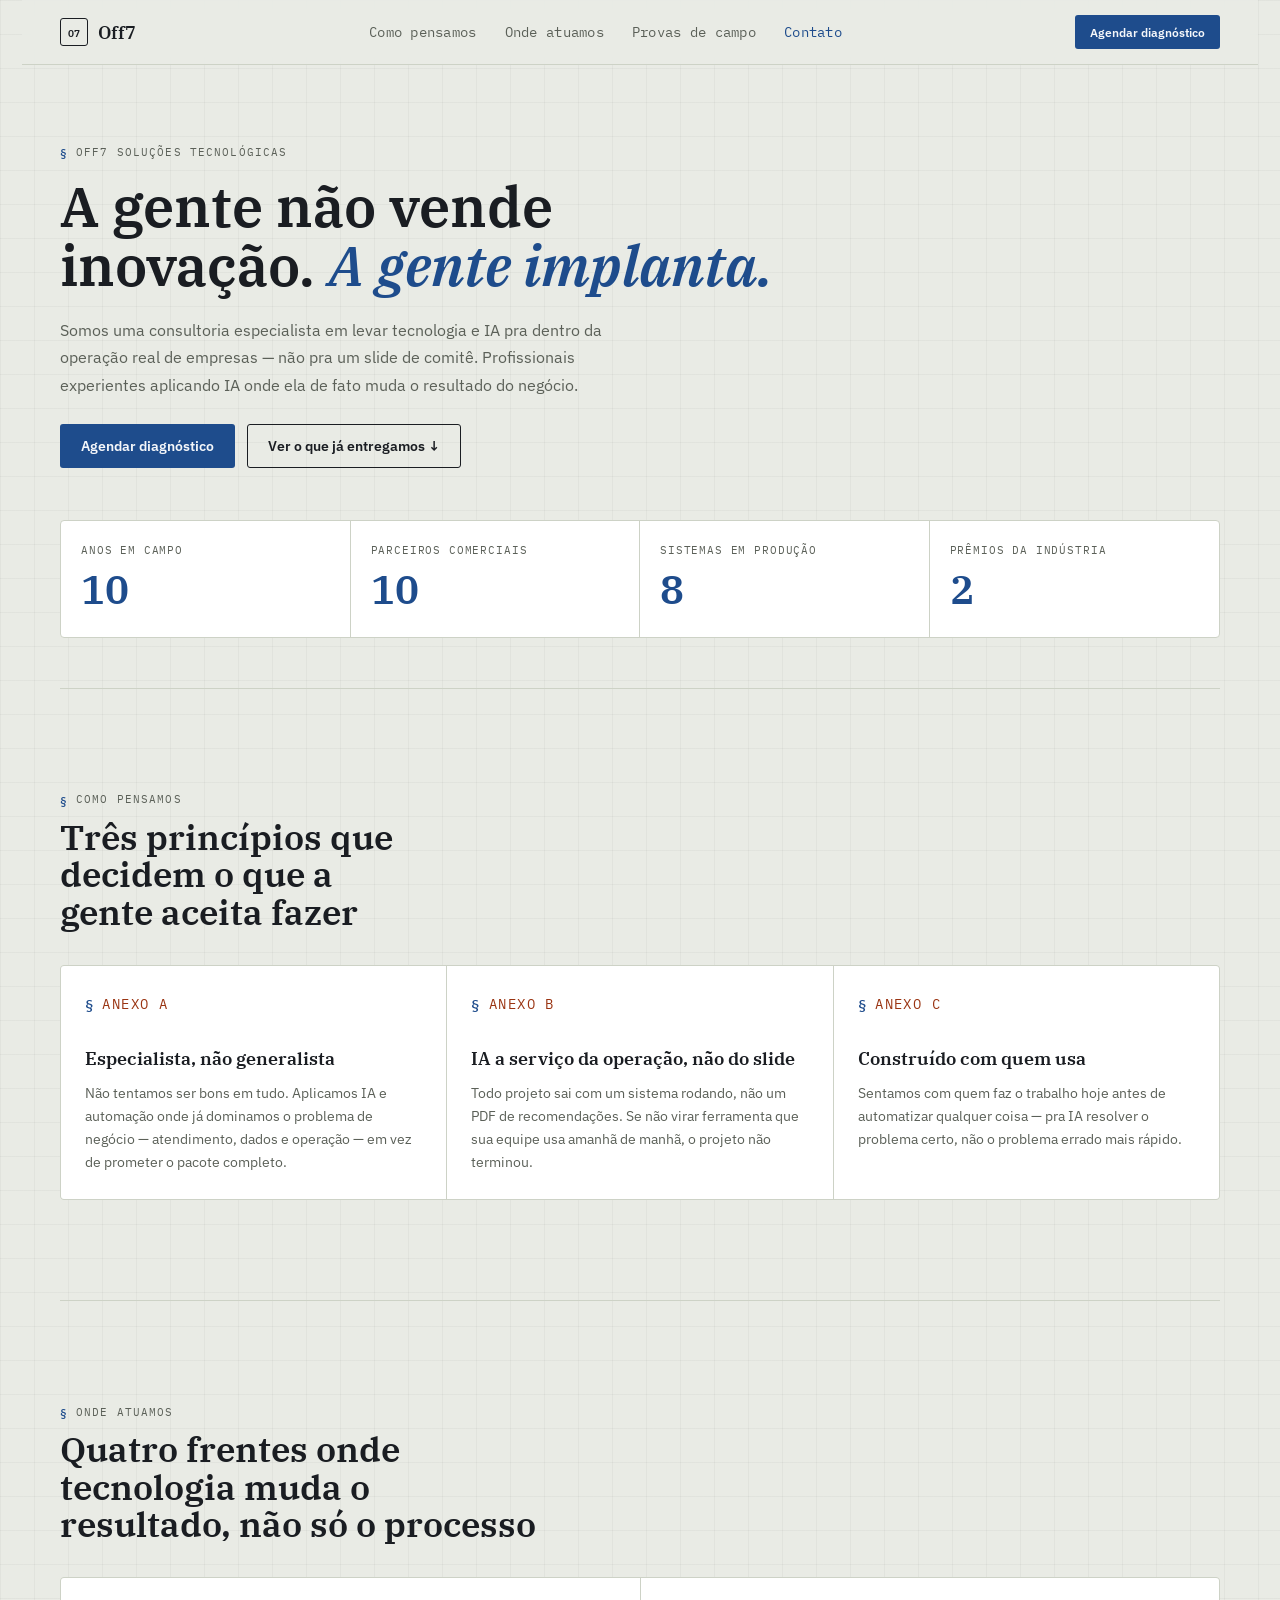
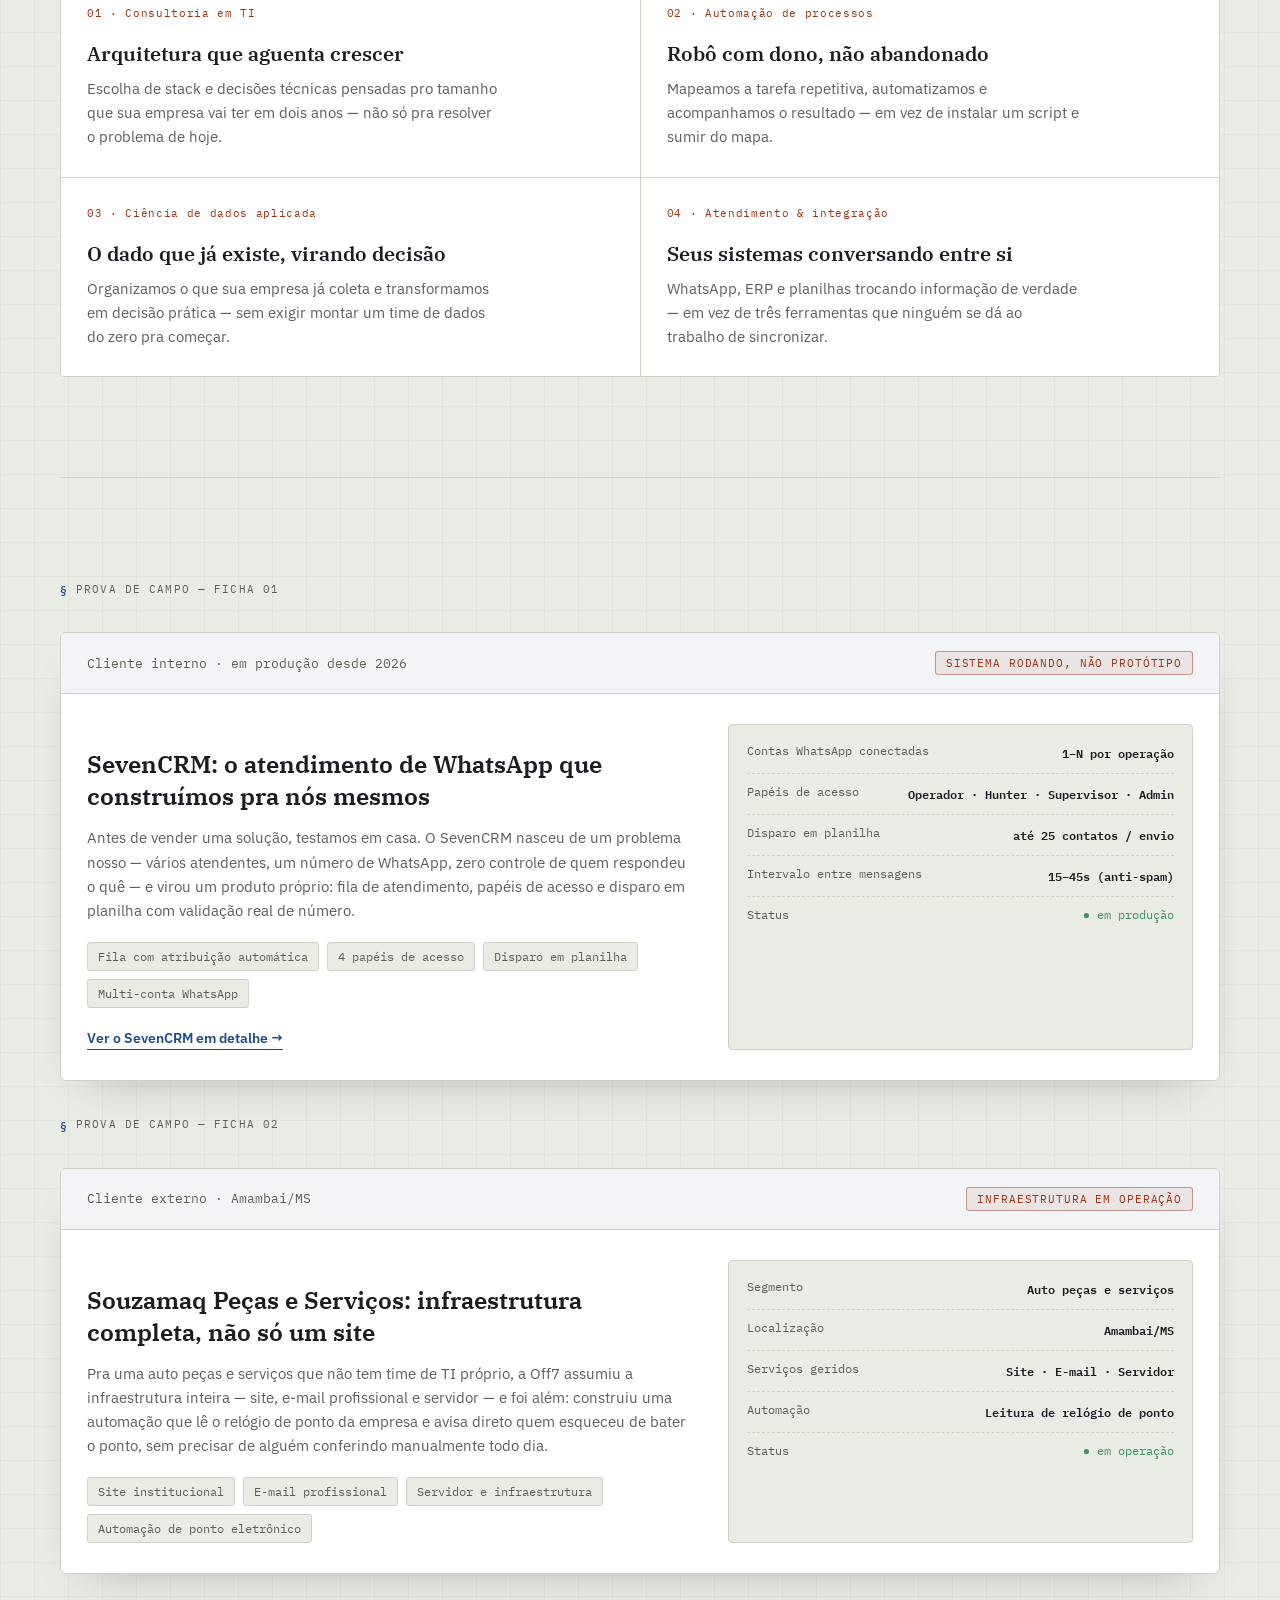
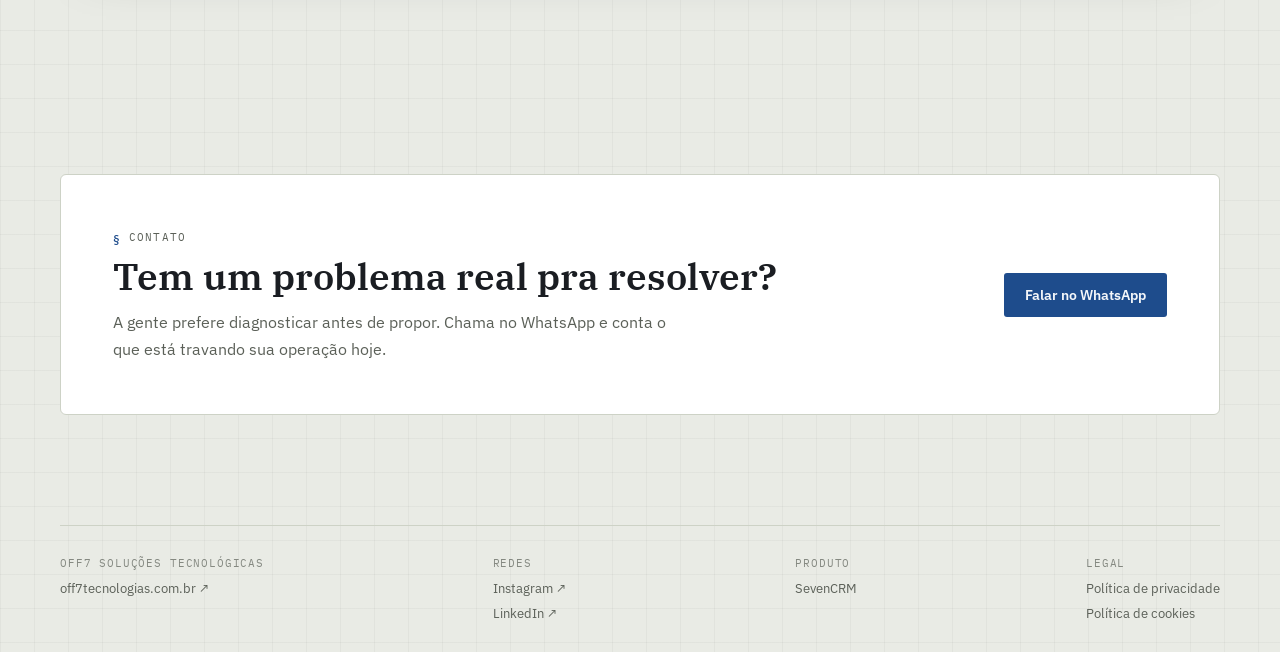
<file: index.html>
<!doctype html>
<html lang="pt-BR">
<head>
  <meta charset="utf-8">
  <meta name="viewport" content="width=device-width, initial-scale=1">

  <!-- Google tag (gtag.js) -->
  <script async src="https://www.googletagmanager.com/gtag/js?id=G-LKGT6Q778G"></script>
  <script>
    window.dataLayer = window.dataLayer || [];
    function gtag(){dataLayer.push(arguments);}
    gtag('js', new Date());
    gtag('config', 'G-LKGT6Q778G');
  </script>

  <title>Off7 Soluções Tecnológicas</title>
  <meta name="description" content="Consultoria especialista em aplicar tecnologia e IA em negócios reais de pequenas e médias empresas. Criadora do SevenCRM, o CRM de WhatsApp para times de atendimento.">
  <link rel="canonical" href="https://www.off7tecnologias.com.br/">
  <script type="application/ld+json">
  {
    "@context": "https://schema.org",
    "@type": "Organization",
    "name": "Off7 Soluções Tecnológicas",
    "url": "https://www.off7tecnologias.com.br",
    "description": "Consultoria especialista em aplicar tecnologia e inteligência artificial em negócios reais de pequenas e médias empresas.",
    "sameAs": [
      "https://www.instagram.com/off7_contech/",
      "https://www.linkedin.com/company/off7-solucoes-tecnologicas"
    ],
    "makesOffer": {
      "@type": "Offer",
      "itemOffered": {
        "@type": "SoftwareApplication",
        "name": "SevenCRM",
        "url": "https://www.off7tecnologias.com.br/sevencrm/"
      }
    }
  }
  </script>
  <link rel="preconnect" href="https://fonts.googleapis.com">
  <link rel="preconnect" href="https://fonts.gstatic.com" crossorigin>
  <link rel="stylesheet" href="https://fonts.googleapis.com/css2?family=IBM+Plex+Serif:ital,wght@0,400;0,500;0,600;1,500&family=IBM+Plex+Sans:wght@400;500;600&family=IBM+Plex+Mono:wght@400;500;600&display=swap">
  <link rel="stylesheet" href="css/style.css">
</head>
<body>

<header class="top">
  <div class="navrow">
    <div class="brand"><span class="mark">O7</span>Off7</div>
    <nav class="links">
      <a href="#pensamos">Como pensamos</a>
      <a href="#atuamos">Onde atuamos</a>
      <a href="#provas">Provas de campo</a>
      <a href="#contato">Contato</a>
    </nav>
    <a class="btn btn-primary btn-sm" href="https://api.whatsapp.com/send?phone=5567991216024&text=Ol%C3%A1!%20Quero%20agendar%20um%20diagn%C3%B3stico%20com%20a%20Off7." target="_blank" rel="noopener">Agendar diagnóstico</a>
  </div>
</header>

<main class="wrap">

  <section class="hero">
    <p class="tag">Off7 Soluções Tecnológicas</p>
    <h1>A gente não vende<br>inovação. <i>A gente implanta.</i></h1>
    <p class="lede">Somos uma consultoria especialista em levar tecnologia e IA pra dentro da operação real de empresas — não pra um slide de comitê. Profissionais experientes aplicando IA onde ela de fato muda o resultado do negócio.</p>
    <div class="hero-ctas">
      <a class="btn btn-primary" href="https://api.whatsapp.com/send?phone=5567991216024&text=Ol%C3%A1!%20Quero%20agendar%20um%20diagn%C3%B3stico%20com%20a%20Off7." target="_blank" rel="noopener">Agendar diagnóstico</a>
      <a class="btn btn-ghost" href="#provas">Ver o que já entregamos ↓</a>
    </div>

    <div class="gauges">
      <div class="gauge"><div class="lbl">Anos em campo</div><div class="val">10</div></div>
      <div class="gauge"><div class="lbl">Parceiros comerciais</div><div class="val">10</div></div>
      <div class="gauge"><div class="lbl">Sistemas em produção</div><div class="val">8</div></div>
      <div class="gauge"><div class="lbl">Prêmios da indústria</div><div class="val">2</div></div>
    </div>
  </section>

  <section class="rule" id="pensamos">
    <p class="tag">Como pensamos</p>
    <h2 style="font-size:clamp(1.6rem,3vw,2.2rem);margin-top:10px;max-width:22ch;">Três princípios que decidem o que a gente aceita fazer</h2>
    <div class="anexos">
      <div class="anexo">
        <p class="tag" style="color:var(--flag);">Anexo A</p>
        <h3>Especialista, não generalista</h3>
        <p>Não tentamos ser bons em tudo. Aplicamos IA e automação onde já dominamos o problema de negócio — atendimento, dados e operação — em vez de prometer o pacote completo.</p>
      </div>
      <div class="anexo">
        <p class="tag" style="color:var(--flag);">Anexo B</p>
        <h3>IA a serviço da operação, não do slide</h3>
        <p>Todo projeto sai com um sistema rodando, não um PDF de recomendações. Se não virar ferramenta que sua equipe usa amanhã de manhã, o projeto não terminou.</p>
      </div>
      <div class="anexo">
        <p class="tag" style="color:var(--flag);">Anexo C</p>
        <h3>Construído com quem usa</h3>
        <p>Sentamos com quem faz o trabalho hoje antes de automatizar qualquer coisa — pra IA resolver o problema certo, não o problema errado mais rápido.</p>
      </div>
    </div>
  </section>

  <section class="rule" id="atuamos">
    <p class="tag">Onde atuamos</p>
    <h2 style="font-size:clamp(1.6rem,3vw,2.2rem);margin-top:10px;max-width:24ch;">Quatro frentes onde tecnologia muda o resultado, não só o processo</h2>
    <div class="sol-grid">
      <div class="sol-card">
        <div class="num mono">01 · Consultoria em TI</div>
        <h3>Arquitetura que aguenta crescer</h3>
        <p>Escolha de stack e decisões técnicas pensadas pro tamanho que sua empresa vai ter em dois anos — não só pra resolver o problema de hoje.</p>
      </div>
      <div class="sol-card">
        <div class="num mono">02 · Automação de processos</div>
        <h3>Robô com dono, não abandonado</h3>
        <p>Mapeamos a tarefa repetitiva, automatizamos e acompanhamos o resultado — em vez de instalar um script e sumir do mapa.</p>
      </div>
      <div class="sol-card">
        <div class="num mono">03 · Ciência de dados aplicada</div>
        <h3>O dado que já existe, virando decisão</h3>
        <p>Organizamos o que sua empresa já coleta e transformamos em decisão prática — sem exigir montar um time de dados do zero pra começar.</p>
      </div>
      <div class="sol-card">
        <div class="num mono">04 · Atendimento &amp; integração</div>
        <h3>Seus sistemas conversando entre si</h3>
        <p>WhatsApp, ERP e planilhas trocando informação de verdade — em vez de três ferramentas que ninguém se dá ao trabalho de sincronizar.</p>
      </div>
    </div>
  </section>

  <section class="rule" id="provas">
    <p class="tag">Prova de campo — ficha 01</p>
    <div class="case">
      <div class="case-head">
        <span class="mono" style="font-size:.82rem;color:var(--ink-dim);">Cliente interno · em produção desde 2026</span>
        <span class="stamp">Sistema rodando, não protótipo</span>
      </div>
      <div class="case-body">
        <div>
          <h3>SevenCRM: o atendimento de WhatsApp que construímos pra nós mesmos</h3>
          <p>Antes de vender uma solução, testamos em casa. O SevenCRM nasceu de um problema nosso — vários atendentes, um número de WhatsApp, zero controle de quem respondeu o quê — e virou um produto próprio: fila de atendimento, papéis de acesso e disparo em planilha com validação real de número.</p>
          <div class="spec-tags">
            <span>Fila com atribuição automática</span>
            <span>4 papéis de acesso</span>
            <span>Disparo em planilha</span>
            <span>Multi-conta WhatsApp</span>
          </div>
          <a class="case-link" href="/sevencrm/">Ver o SevenCRM em detalhe →</a>
        </div>
        <div class="case-visual">
          <div class="row"><span>Contas WhatsApp conectadas</span><b>1–N por operação</b></div>
          <div class="row"><span>Papéis de acesso</span><b>Operador · Hunter · Supervisor · Admin</b></div>
          <div class="row"><span>Disparo em planilha</span><b>até 25 contatos / envio</b></div>
          <div class="row"><span>Intervalo entre mensagens</span><b>15–45s (anti-spam)</b></div>
          <div class="row"><span>Status</span><span class="ok">● em produção</span></div>
        </div>
      </div>
    </div>

    <p class="tag" style="margin-top:34px;">Prova de campo — ficha 02</p>
    <div class="case">
      <div class="case-head">
        <span class="mono" style="font-size:.82rem;color:var(--ink-dim);">Cliente externo · Amambai/MS</span>
        <span class="stamp">Infraestrutura em operação</span>
      </div>
      <div class="case-body">
        <div>
          <h3>Souzamaq Peças e Serviços: infraestrutura completa, não só um site</h3>
          <p>Pra uma auto peças e serviços que não tem time de TI próprio, a Off7 assumiu a infraestrutura inteira — site, e-mail profissional e servidor — e foi além: construiu uma automação que lê o relógio de ponto da empresa e avisa direto quem esqueceu de bater o ponto, sem precisar de alguém conferindo manualmente todo dia.</p>
          <div class="spec-tags">
            <span>Site institucional</span>
            <span>E-mail profissional</span>
            <span>Servidor e infraestrutura</span>
            <span>Automação de ponto eletrônico</span>
          </div>
        </div>
        <div class="case-visual">
          <div class="row"><span>Segmento</span><b>Auto peças e serviços</b></div>
          <div class="row"><span>Localização</span><b>Amambai/MS</b></div>
          <div class="row"><span>Serviços geridos</span><b>Site · E-mail · Servidor</b></div>
          <div class="row"><span>Automação</span><b>Leitura de relógio de ponto</b></div>
          <div class="row"><span>Status</span><span class="ok">● em operação</span></div>
        </div>
      </div>
    </div>
  </section>

  <section id="contato">
    <div class="cta-block">
      <div class="cta-grid">
        <div>
          <p class="tag">Contato</p>
          <h2 style="margin-top:10px;">Tem um problema real pra resolver?</h2>
          <p class="lede" style="margin-top:12px;">A gente prefere diagnosticar antes de propor. Chama no WhatsApp e conta o que está travando sua operação hoje.</p>
        </div>
        <a class="btn btn-primary" href="https://api.whatsapp.com/send?phone=5567991216024&text=Ol%C3%A1!%20Quero%20agendar%20um%20diagn%C3%B3stico%20com%20a%20Off7." target="_blank" rel="noopener">Falar no WhatsApp</a>
      </div>
    </div>
  </section>

  <footer>
    <div class="footrow">
      <div class="footcol">
        <span class="footlabel">Off7 Soluções Tecnológicas</span>
        <a href="https://www.off7tecnologias.com.br" target="_blank" rel="noopener">off7tecnologias.com.br ↗</a>
      </div>
      <div class="footcol">
        <span class="footlabel">Redes</span>
        <a href="https://www.instagram.com/off7_contech/" target="_blank" rel="noopener">Instagram ↗</a>
        <a href="https://www.linkedin.com/company/off7-solucoes-tecnologicas" target="_blank" rel="noopener">LinkedIn ↗</a>
      </div>
      <div class="footcol">
        <span class="footlabel">Produto</span>
        <a href="/sevencrm/">SevenCRM</a>
      </div>
      <div class="footcol">
        <span class="footlabel">Legal</span>
        <a href="https://www.off7tecnologias.com.br/política-de-privacidade" target="_blank" rel="noopener">Política de privacidade</a>
        <a href="https://www.off7tecnologias.com.br/política-de-cookies" target="_blank" rel="noopener">Política de cookies</a>
      </div>
    </div>
  </footer>

</main>

<script src="js/script.js"></script>
</body>
</html>
</file>
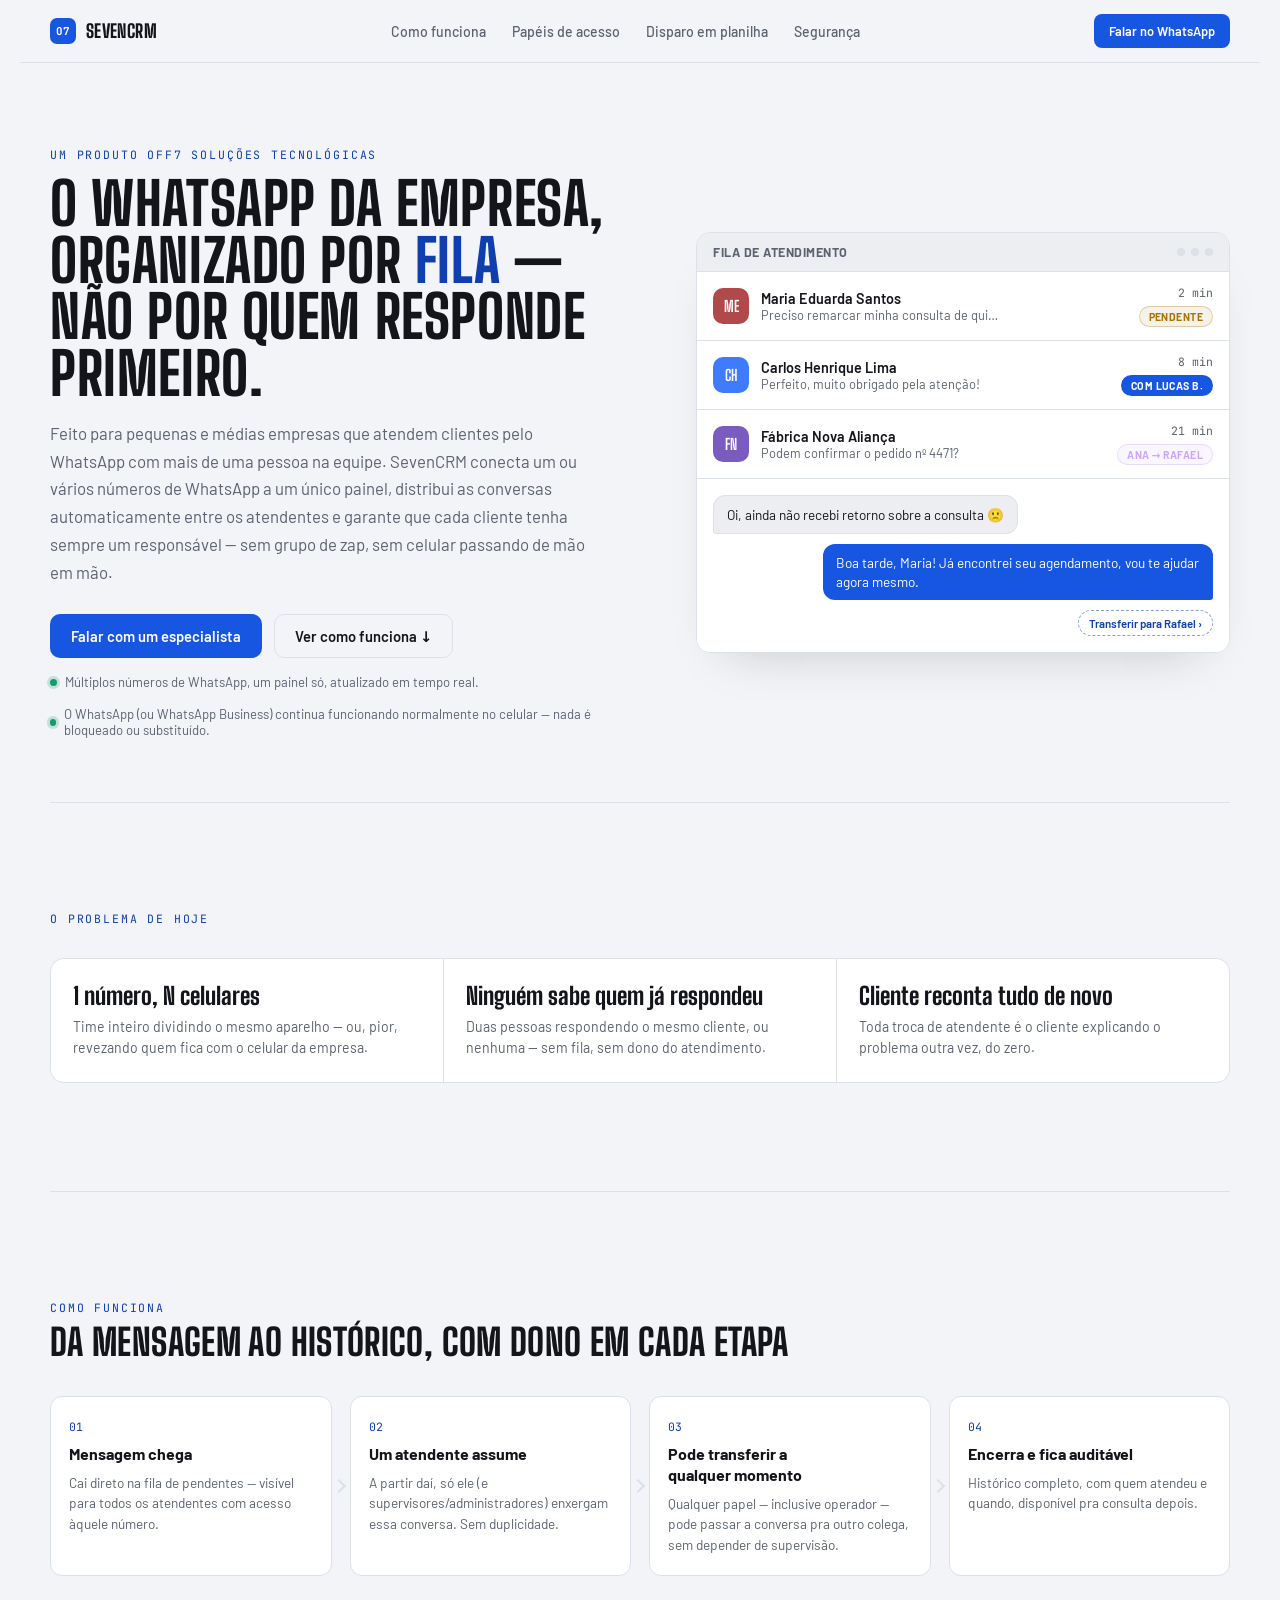
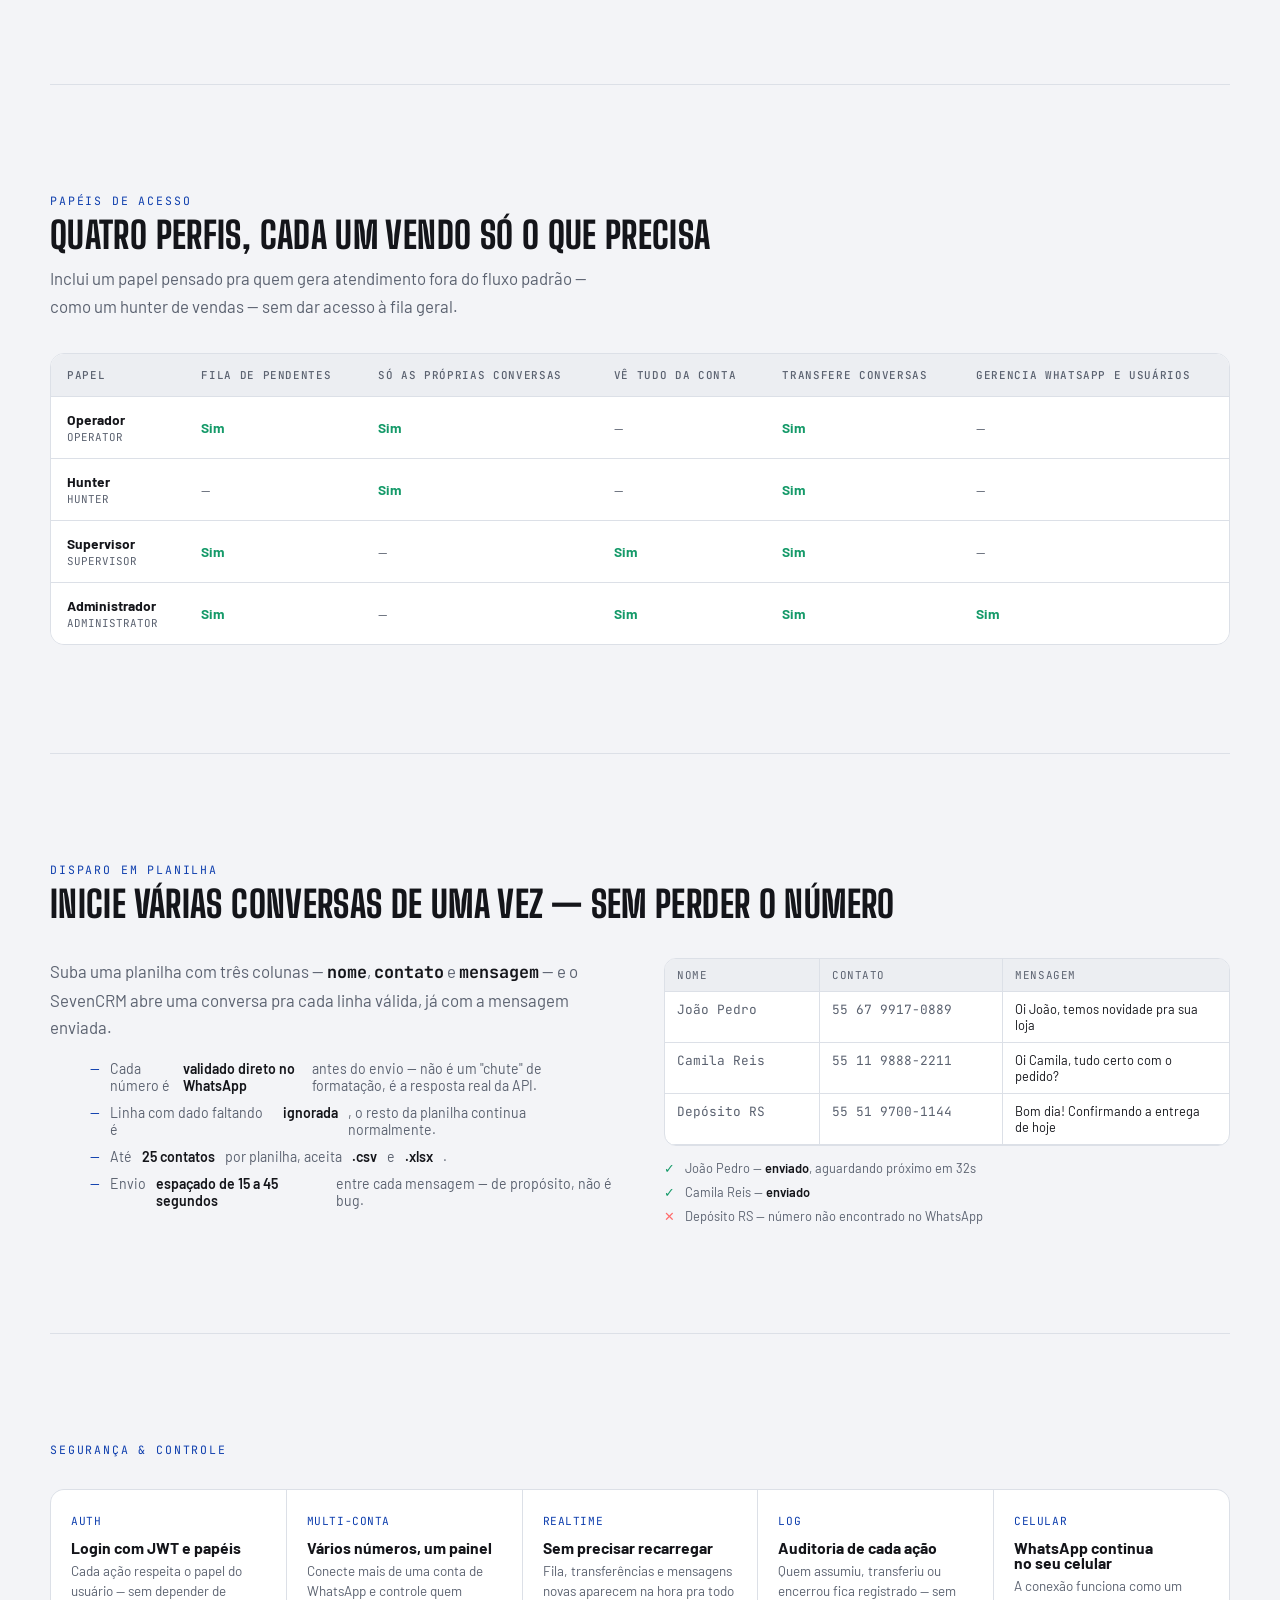
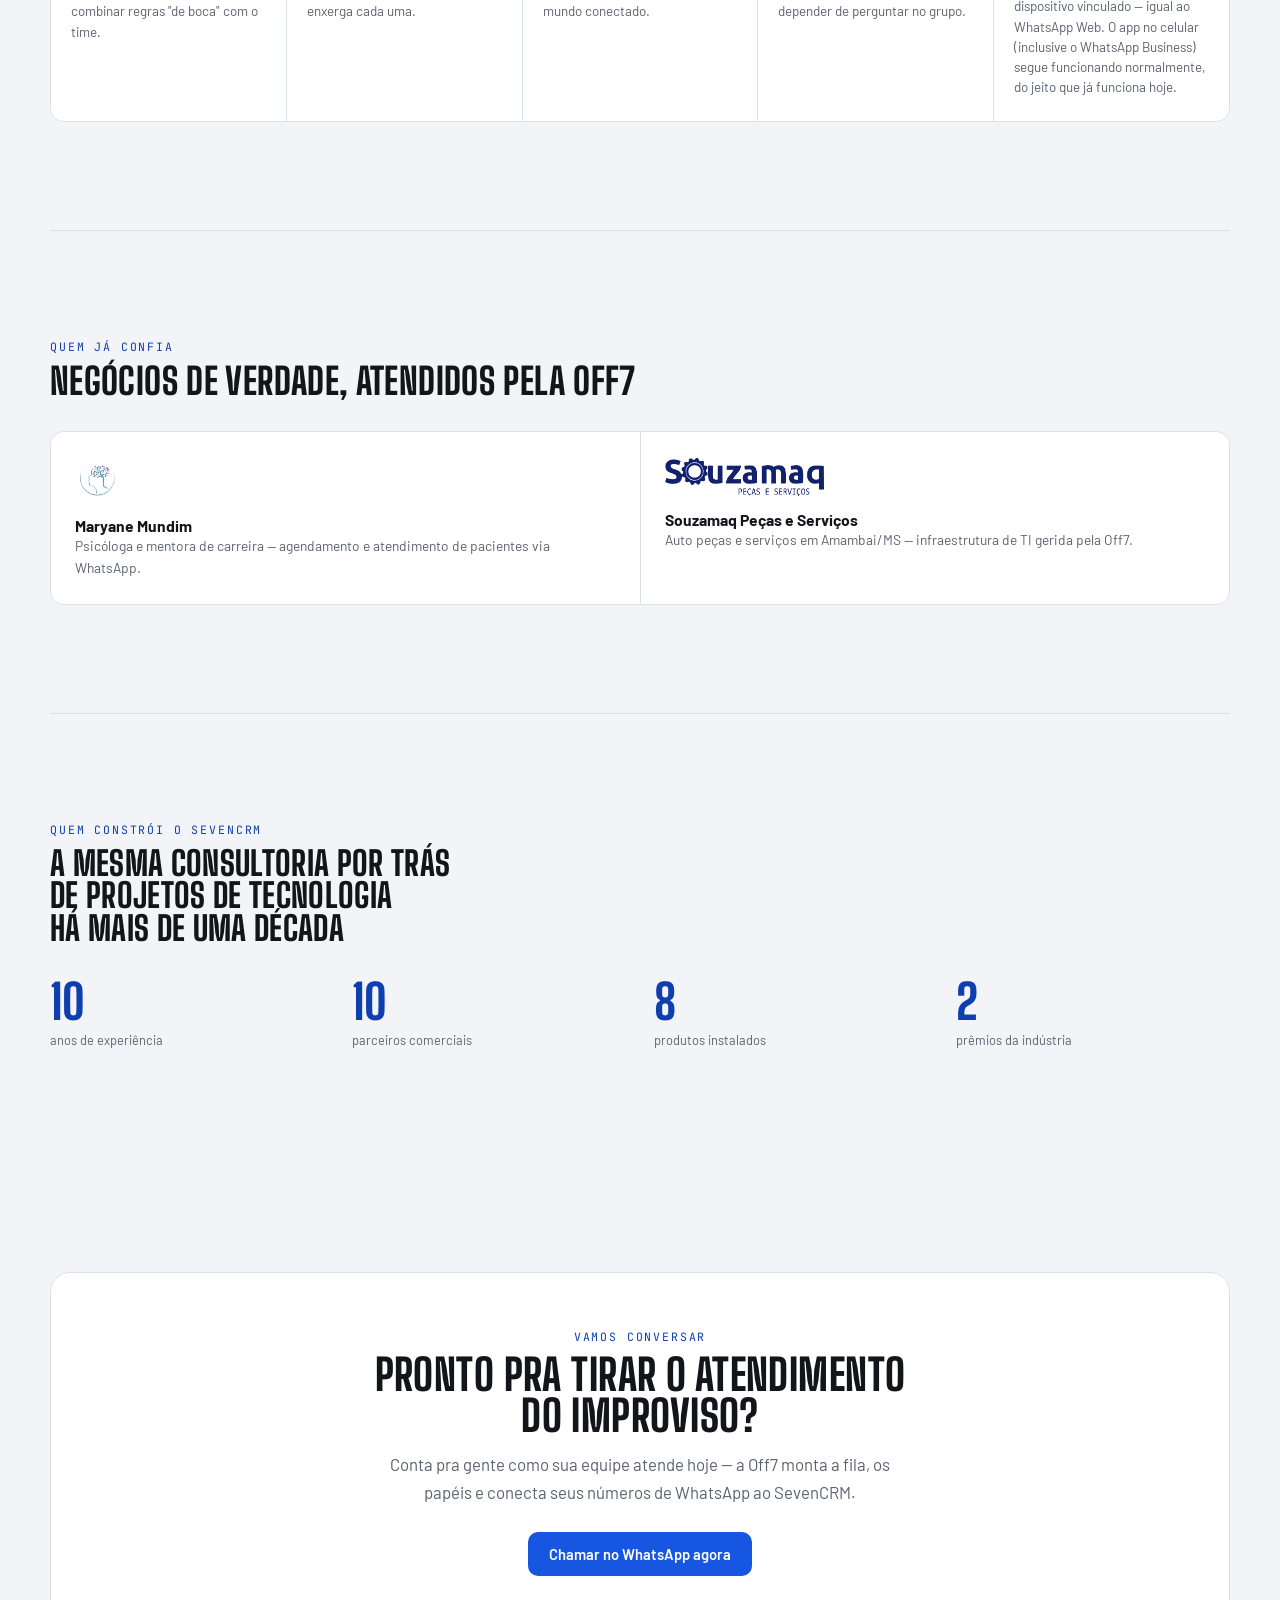
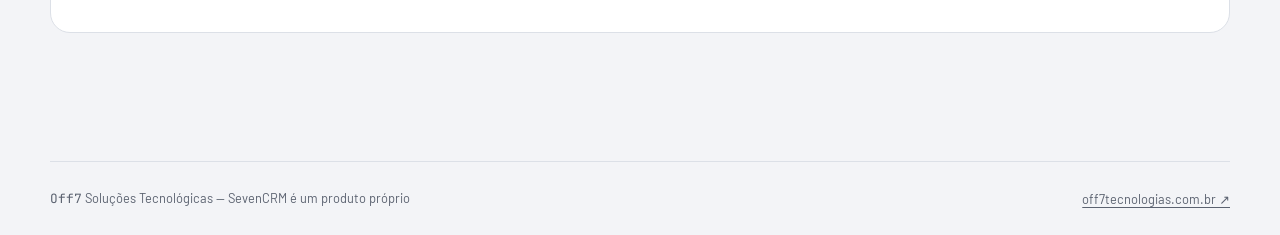
<file: sevencrm/index.html>
<!doctype html>
<html lang="pt-BR">
<head>
  <meta charset="utf-8">
  <meta name="viewport" content="width=device-width, initial-scale=1">

  <!-- Google tag (gtag.js) -->
  <script async src="https://www.googletagmanager.com/gtag/js?id=G-LKGT6Q778G"></script>
  <script>
    window.dataLayer = window.dataLayer || [];
    function gtag(){dataLayer.push(arguments);}
    gtag('js', new Date());
    gtag('config', 'G-LKGT6Q778G');
  </script>

  <title>SevenCRM</title>
  <meta name="description" content="SevenCRM é o CRM de WhatsApp para pequenas e médias empresas com mais de um atendente: fila de atendimento, papéis de acesso, múltiplas contas de WhatsApp e disparo em planilha. Um produto Off7 Soluções Tecnológicas.">
  <link rel="canonical" href="https://www.off7tecnologias.com.br/sevencrm/">
  <script type="application/ld+json">
  {
    "@context": "https://schema.org",
    "@type": "SoftwareApplication",
    "name": "SevenCRM",
    "applicationCategory": "BusinessApplication",
    "operatingSystem": "Web",
    "url": "https://www.off7tecnologias.com.br/sevencrm/",
    "description": "CRM de atendimento via WhatsApp para pequenas e médias empresas: fila de atendimento com atribuição automática, quatro papéis de acesso, múltiplas contas de WhatsApp no mesmo painel e disparo de mensagens em massa via planilha com validação real de número.",
    "audience": {
      "@type": "BusinessAudience",
      "audienceType": "Pequenas e médias empresas"
    },
    "provider": {
      "@type": "Organization",
      "name": "Off7 Soluções Tecnológicas",
      "url": "https://www.off7tecnologias.com.br"
    }
  }
  </script>
  <link rel="preconnect" href="https://fonts.googleapis.com">
  <link rel="preconnect" href="https://fonts.gstatic.com" crossorigin>
  <link rel="stylesheet" href="https://fonts.googleapis.com/css2?family=Big+Shoulders+Display:wght@600;700;800;900&family=Barlow:ital,wght@0,400;0,500;0,600;0,700;1,500&family=JetBrains+Mono:wght@400;500&display=swap">
  <link rel="stylesheet" href="css/style.css">
</head>
<body>

<header class="top">
  <div class="navrow">
    <div class="brand"><span class="off7">O7</span>SevenCRM</div>
    <nav class="links">
      <a href="#como-funciona">Como funciona</a>
      <a href="#papeis">Papéis de acesso</a>
      <a href="#disparo">Disparo em planilha</a>
      <a href="#seguranca">Segurança</a>
    </nav>
    <a class="btn btn-primary btn-sm" href="https://api.whatsapp.com/send?phone=5567991216024&text=Ol%C3%A1!%20Quero%20saber%20mais%20sobre%20o%20SevenCRM." target="_blank" rel="noopener">Falar no WhatsApp</a>
  </div>
</header>

<main class="wrap">

  <section class="hero">
    <div class="hero-grid">
      <div>
        <p class="eyebrow">Um produto Off7 Soluções Tecnológicas</p>
        <h1>O whatsapp da empresa,<br>organizado por <em>fila</em> —<br>não por quem responde primeiro.</h1>
        <p class="lede">Feito para pequenas e médias empresas que atendem clientes pelo WhatsApp com mais de uma pessoa na equipe. SevenCRM conecta um ou vários números de WhatsApp a um único painel, distribui as conversas automaticamente entre os atendentes e garante que cada cliente tenha sempre um responsável — sem grupo de zap, sem celular passando de mão em mão.</p>
        <div class="hero-ctas">
          <a class="btn btn-primary" href="https://api.whatsapp.com/send?phone=5567991216024&text=Ol%C3%A1!%20Quero%20saber%20mais%20sobre%20o%20SevenCRM." target="_blank" rel="noopener">Falar com um especialista</a>
          <a class="btn btn-ghost" href="#como-funciona">Ver como funciona ↓</a>
        </div>
        <p class="hero-note"><span class="dot"></span> Múltiplos números de WhatsApp, um painel só, atualizado em tempo real.</p>
        <p class="hero-note"><span class="dot"></span> O WhatsApp (ou WhatsApp Business) continua funcionando normalmente no celular — nada é bloqueado ou substituído.</p>
      </div>

      <div>
        <div class="panel">
          <div class="panel-head">
            <span class="title">Fila de atendimento</span>
            <div class="traffic"><span></span><span></span><span></span></div>
          </div>

          <div class="queue-row">
            <div class="avatar" style="background:#B04949">ME</div>
            <div>
              <div class="qname">Maria Eduarda Santos</div>
              <div class="qmsg">Preciso remarcar minha consulta de quinta…</div>
            </div>
            <div class="qmeta"><span class="qtime">2 min</span><span class="pill pill-pending">Pendente</span></div>
          </div>

          <div class="queue-row">
            <div class="avatar" style="background:#3E7BFF">CH</div>
            <div>
              <div class="qname">Carlos Henrique Lima</div>
              <div class="qmsg">Perfeito, muito obrigado pela atenção!</div>
            </div>
            <div class="qmeta"><span class="qtime">8 min</span><span class="pill pill-active">Com Lucas B.</span></div>
          </div>

          <div class="queue-row">
            <div class="avatar" style="background:#7A5CC0">FN</div>
            <div>
              <div class="qname">Fábrica Nova Aliança</div>
              <div class="qmsg">Podem confirmar o pedido nº 4471?</div>
            </div>
            <div class="qmeta"><span class="qtime">21 min</span><span class="pill pill-transfer">Ana → Rafael</span></div>
          </div>

          <div class="thread">
            <div class="bubble in">Oi, ainda não recebi retorno sobre a consulta 🙁</div>
            <div class="bubble out">Boa tarde, Maria! Já encontrei seu agendamento, vou te ajudar agora mesmo.</div>
            <span class="chip-action">Transferir para Rafael ›</span>
          </div>
        </div>
      </div>
    </div>
  </section>

  <section class="section-line">
    <p class="eyebrow">O problema de hoje</p>
    <div class="problem-grid">
      <div class="problem-card">
        <div class="k">1 número, N celulares</div>
        <div class="d">Time inteiro dividindo o mesmo aparelho — ou, pior, revezando quem fica com o celular da empresa.</div>
      </div>
      <div class="problem-card">
        <div class="k">Ninguém sabe quem já respondeu</div>
        <div class="d">Duas pessoas respondendo o mesmo cliente, ou nenhuma — sem fila, sem dono do atendimento.</div>
      </div>
      <div class="problem-card">
        <div class="k">Cliente reconta tudo de novo</div>
        <div class="d">Toda troca de atendente é o cliente explicando o problema outra vez, do zero.</div>
      </div>
    </div>
  </section>

  <section class="section-line" id="como-funciona">
    <p class="eyebrow">Como funciona</p>
    <h2 style="font-size:clamp(1.7rem,3.2vw,2.3rem);margin-top:10px;">Da mensagem ao histórico, com dono em cada etapa</h2>
    <div class="flow">
      <div class="flow-step">
        <div class="flow-num">01</div>
        <h3>Mensagem chega</h3>
        <p>Cai direto na fila de pendentes — visível para todos os atendentes com acesso àquele número.</p>
      </div>
      <div class="flow-step">
        <div class="flow-num">02</div>
        <h3>Um atendente assume</h3>
        <p>A partir daí, só ele (e supervisores/administradores) enxergam essa conversa. Sem duplicidade.</p>
      </div>
      <div class="flow-step">
        <div class="flow-num">03</div>
        <h3>Pode transferir a qualquer momento</h3>
        <p>Qualquer papel — inclusive operador — pode passar a conversa pra outro colega, sem depender de supervisão.</p>
      </div>
      <div class="flow-step">
        <div class="flow-num">04</div>
        <h3>Encerra e fica auditável</h3>
        <p>Histórico completo, com quem atendeu e quando, disponível pra consulta depois.</p>
      </div>
    </div>
  </section>

  <section class="section-line" id="papeis">
    <p class="eyebrow">Papéis de acesso</p>
    <h2 style="font-size:clamp(1.7rem,3.2vw,2.3rem);margin-top:10px;">Quatro perfis, cada um vendo só o que precisa</h2>
    <p class="lede" style="margin-top:12px;">Inclui um papel pensado pra quem gera atendimento fora do fluxo padrão — como um hunter de vendas — sem dar acesso à fila geral.</p>
    <div class="table-scroll">
      <table class="roles">
        <thead>
          <tr>
            <th>Papel</th>
            <th>Fila de pendentes</th>
            <th>Só as próprias conversas</th>
            <th>Vê tudo da conta</th>
            <th>Transfere conversas</th>
            <th>Gerencia WhatsApp e usuários</th>
          </tr>
        </thead>
        <tbody>
          <tr>
            <td class="role">Operador<span class="tag">operator</span></td>
            <td class="yes">Sim</td>
            <td class="yes">Sim</td>
            <td class="no">—</td>
            <td class="yes">Sim</td>
            <td class="no">—</td>
          </tr>
          <tr>
            <td class="role">Hunter<span class="tag">hunter</span></td>
            <td class="no">—</td>
            <td class="yes">Sim</td>
            <td class="no">—</td>
            <td class="yes">Sim</td>
            <td class="no">—</td>
          </tr>
          <tr>
            <td class="role">Supervisor<span class="tag">supervisor</span></td>
            <td class="yes">Sim</td>
            <td class="no">—</td>
            <td class="yes">Sim</td>
            <td class="yes">Sim</td>
            <td class="no">—</td>
          </tr>
          <tr>
            <td class="role">Administrador<span class="tag">administrator</span></td>
            <td class="yes">Sim</td>
            <td class="no">—</td>
            <td class="yes">Sim</td>
            <td class="yes">Sim</td>
            <td class="yes">Sim</td>
          </tr>
        </tbody>
      </table>
    </div>
  </section>

  <section class="section-line" id="disparo">
    <p class="eyebrow">Disparo em planilha</p>
    <h2 style="font-size:clamp(1.7rem,3.2vw,2.3rem);margin-top:10px;">Inicie várias conversas de uma vez — sem perder o número</h2>
    <div class="feature">
      <div>
        <p class="lede">Suba uma planilha com três colunas — <b class="mono" style="color:var(--text)">nome</b>, <b class="mono" style="color:var(--text)">contato</b> e <b class="mono" style="color:var(--text)">mensagem</b> — e o SevenCRM abre uma conversa pra cada linha válida, já com a mensagem enviada.</p>
        <ul class="spec-list">
          <li>Cada número é <b>validado direto no WhatsApp</b> antes do envio — não é um "chute" de formatação, é a resposta real da API.</li>
          <li>Linha com dado faltando é <b>ignorada</b>, o resto da planilha continua normalmente.</li>
          <li>Até <b>25 contatos</b> por planilha, aceita <b>.csv</b> e <b>.xlsx</b>.</li>
          <li>Envio <b>espaçado de 15 a 45 segundos</b> entre cada mensagem — de propósito, não é bug.</li>
        </ul>
      </div>
      <div>
        <div class="sheet">
          <div class="sheet-head"><div>nome</div><div>contato</div><div>mensagem</div></div>
          <div class="sheet-row"><div class="num">João Pedro</div><div class="num">55 67 9917-0889</div><div>Oi João, temos novidade pra sua loja</div></div>
          <div class="sheet-row"><div class="num">Camila Reis</div><div class="num">55 11 9888-2211</div><div>Oi Camila, tudo certo com o pedido?</div></div>
          <div class="sheet-row"><div class="num">Depósito RS</div><div class="num">55 51 9700-1144</div><div>Bom dia! Confirmando a entrega de hoje</div></div>
        </div>
        <div class="progress">
          <div class="progress-row"><span class="ok">✓</span><span class="txt">João Pedro — <b>enviado</b>, aguardando próximo em 32s</span></div>
          <div class="progress-row"><span class="ok">✓</span><span class="txt">Camila Reis — <b>enviado</b></span></div>
          <div class="progress-row"><span class="bad">✕</span><span class="txt">Depósito RS — número não encontrado no WhatsApp</span></div>
        </div>
      </div>
    </div>
  </section>

  <section class="section-line" id="seguranca">
    <p class="eyebrow">Segurança &amp; controle</p>
    <div class="sec-grid">
      <div class="sec-card">
        <div class="ico">Auth</div>
        <h3>Login com JWT e papéis</h3>
        <p>Cada ação respeita o papel do usuário — sem depender de combinar regras "de boca" com o time.</p>
      </div>
      <div class="sec-card">
        <div class="ico">Multi-conta</div>
        <h3>Vários números, um painel</h3>
        <p>Conecte mais de uma conta de WhatsApp e controle quem enxerga cada uma.</p>
      </div>
      <div class="sec-card">
        <div class="ico">Realtime</div>
        <h3>Sem precisar recarregar</h3>
        <p>Fila, transferências e mensagens novas aparecem na hora pra todo mundo conectado.</p>
      </div>
      <div class="sec-card">
        <div class="ico">Log</div>
        <h3>Auditoria de cada ação</h3>
        <p>Quem assumiu, transferiu ou encerrou fica registrado — sem depender de perguntar no grupo.</p>
      </div>
      <div class="sec-card">
        <div class="ico">Celular</div>
        <h3>WhatsApp continua no seu celular</h3>
        <p>A conexão funciona como um dispositivo vinculado — igual ao WhatsApp Web. O app no celular (inclusive o WhatsApp Business) segue funcionando normalmente, do jeito que já funciona hoje.</p>
      </div>
    </div>
  </section>

  <section class="section-line" id="clientes">
    <p class="eyebrow">Quem já confia</p>
    <h2 style="font-size:clamp(1.7rem,3.2vw,2.3rem);margin-top:10px;">Negócios de verdade, atendidos pela Off7</h2>
    <div class="clients-grid">
      <div class="client-card">
        <img src="img/maryane-mundim-logo.png" alt="Maryane Mundim" loading="lazy">
        <div>
          <div class="client-name">Maryane Mundim</div>
          <p>Psicóloga e mentora de carreira — agendamento e atendimento de pacientes via WhatsApp.</p>
        </div>
      </div>
      <div class="client-card">
        <img src="img/souzamaq-logo.png" alt="Souzamaq Peças e Serviços" loading="lazy">
        <div>
          <div class="client-name">Souzamaq Peças e Serviços</div>
          <p>Auto peças e serviços em Amambai/MS — infraestrutura de TI gerida pela Off7.</p>
        </div>
      </div>
    </div>
  </section>

  <section class="section-line">
    <p class="eyebrow">Quem constrói o SevenCRM</p>
    <h2 style="font-size:clamp(1.6rem,3vw,2.1rem);margin-top:10px;max-width:26ch;">A mesma consultoria por trás de projetos de tecnologia há mais de uma década</h2>
    <div class="stat-grid">
      <div class="stat"><div class="n">10</div><div class="l">anos de experiência</div></div>
      <div class="stat"><div class="n">10</div><div class="l">parceiros comerciais</div></div>
      <div class="stat"><div class="n">8</div><div class="l">produtos instalados</div></div>
      <div class="stat"><div class="n">2</div><div class="l">prêmios da indústria</div></div>
    </div>
  </section>

  <section>
    <div class="cta-block">
      <p class="eyebrow" style="justify-content:center;">Vamos conversar</p>
      <h2 style="margin-top:10px;">Pronto pra tirar o atendimento<br>do improviso?</h2>
      <p class="lede">Conta pra gente como sua equipe atende hoje — a Off7 monta a fila, os papéis e conecta seus números de WhatsApp ao SevenCRM.</p>
      <div class="hero-ctas">
        <a class="btn btn-primary" href="https://api.whatsapp.com/send?phone=5567991216024&text=Ol%C3%A1!%20Quero%20saber%20mais%20sobre%20o%20SevenCRM." target="_blank" rel="noopener">Chamar no WhatsApp agora</a>
      </div>
    </div>
  </section>

  <footer>
    <div class="footrow">
      <span><span class="mono">Off7</span> Soluções Tecnológicas — SevenCRM é um produto próprio</span>
      <a href="../">off7tecnologias.com.br ↗</a>
    </div>
  </footer>

</main>
</body>
</html>
</file>
<file: css/style.css>
:root{
  /* light-first: bare :root carries the primary (paper) palette */
  --paper:#E9EBE5;
  --panel:#FFFFFF;
  --ink:#1A1D22;
  --ink-dim:#5B6058;
  --line:#CDD2C6;
  --blueprint:#1E4C8C;
  --blueprint-2:#123566;
  --blueprint-ink:#F5F7FA;
  --flag:#9A3412;
  --flag-bg:rgba(154,52,18,.08);
  --shadow:0 20px 46px -30px rgba(26,29,34,.35);
}
@media (prefers-color-scheme: dark){
  :root:not([data-theme="light"]){
    --paper:#15171B;
    --panel:#1D2024;
    --ink:#EBEAE4;
    --ink-dim:#9A9F97;
    --line:#33372E;
    --blueprint:#7CA6E3;
    --blueprint-2:#A9C4EE;
    --blueprint-ink:#0B1622;
    --flag:#E2703F;
    --flag-bg:rgba(226,112,63,.12);
    --shadow:0 26px 60px -32px rgba(0,0,0,.6);
  }
}
:root[data-theme="dark"]{
  --paper:#15171B;
  --panel:#1D2024;
  --ink:#EBEAE4;
  --ink-dim:#9A9F97;
  --line:#33372E;
  --blueprint:#7CA6E3;
  --blueprint-2:#A9C4EE;
  --blueprint-ink:#0B1622;
  --flag:#E2703F;
  --flag-bg:rgba(226,112,63,.12);
  --shadow:0 26px 60px -32px rgba(0,0,0,.6);
}

*{box-sizing:border-box;}
html{scroll-behavior:smooth;}
@media (prefers-reduced-motion: reduce){ html{scroll-behavior:auto;} *{animation-duration:.001ms !important;transition-duration:.001ms !important;} }

body{
  margin:0;background:var(--paper);color:var(--ink);
  font-family:'IBM Plex Sans',system-ui,-apple-system,'Segoe UI',sans-serif;
  padding-inline:22px;
  background-image:
    linear-gradient(color-mix(in srgb, var(--ink) 4%, transparent) 1px, transparent 1px),
    linear-gradient(90deg, color-mix(in srgb, var(--ink) 4%, transparent) 1px, transparent 1px);
  background-size:34px 34px;
}
h1,h2{font-family:'IBM Plex Serif',Georgia,serif;font-weight:600;text-wrap:balance;margin:0;line-height:1.06;}
p{margin:0;}
a{color:inherit;}
.mono{font-family:'IBM Plex Mono',ui-monospace,monospace;}
.wrap{max-width:1160px;margin-inline:auto;}
.tag{
  display:inline-flex;align-items:center;gap:8px;
  font-family:'IBM Plex Mono';font-size:.7rem;letter-spacing:.1em;text-transform:uppercase;
  color:var(--ink-dim);
}
.tag::before{content:"§";color:var(--blueprint);font-weight:600;}
section{padding-block:clamp(52px,8vw,100px);}
.rule{border-top:1px solid var(--line);}
.lede{color:var(--ink-dim);font-size:1.02rem;line-height:1.68;max-width:58ch;}

header.top{
  position:sticky;top:0;z-index:40;
  background:color-mix(in srgb, var(--paper) 88%, transparent);
  backdrop-filter:blur(8px);border-bottom:1px solid var(--line);
}
.navrow{max-width:1160px;margin-inline:auto;display:flex;align-items:center;justify-content:space-between;gap:16px;padding-block:15px;}
.brand{display:flex;align-items:center;gap:10px;font-family:'IBM Plex Serif';font-weight:600;font-size:1.15rem;}
.brand .mark{
  width:28px;height:28px;border:1.5px solid var(--ink);border-radius:3px;
  display:flex;align-items:center;justify-content:center;
  font-family:'IBM Plex Mono';font-size:.65rem;font-weight:600;
}
nav.links{display:flex;gap:28px;font-size:.86rem;font-family:'IBM Plex Mono';letter-spacing:.02em;}
nav.links a{color:var(--ink-dim);text-decoration:none;transition:color .15s;}
nav.links a:hover,
nav.links a.active{color:var(--blueprint);}
@media (max-width:780px){ nav.links{display:none;} }

.btn{
  display:inline-flex;align-items:center;gap:8px;padding:12px 20px;border-radius:3px;
  font-weight:600;font-size:.88rem;text-decoration:none;border:1.5px solid transparent;cursor:pointer;
  transition:background .15s,color .15s,border-color .15s,transform .15s;white-space:nowrap;
}
.btn:active{transform:translateY(1px);}
.btn-primary{background:var(--blueprint);color:var(--blueprint-ink);}
.btn-primary:hover{background:var(--blueprint-2);}
.btn-ghost{background:transparent;border-color:var(--ink);color:var(--ink);}
.btn-ghost:hover{border-color:var(--blueprint);color:var(--blueprint);}
.btn-sm{padding:8px 14px;font-size:.78rem;}

/* ---------- hero ---------- */
.hero{padding-block:clamp(44px,7vw,76px) clamp(30px,5vw,50px);}
.hero h1{font-size:clamp(2.2rem,4.4vw,3.5rem);margin-block:16px 20px;}
.hero h1 i{font-style:italic;color:var(--blueprint);}
.hero-ctas{display:flex;gap:12px;flex-wrap:wrap;margin-top:26px;}

.gauges{
  margin-top:52px;display:grid;grid-template-columns:repeat(4,1fr);
  border:1px solid var(--line);border-radius:4px;overflow:hidden;background:var(--panel);
}
@media (max-width:760px){ .gauges{grid-template-columns:1fr 1fr;} }
.gauge{padding:22px 20px;border-right:1px solid var(--line);}
.gauge:last-child{border-right:none;}
@media (max-width:760px){ .gauge:nth-child(2n){border-right:none;} .gauge{border-bottom:1px solid var(--line);} .gauge:nth-last-child(-n+2){border-bottom:none;} }
.gauge .lbl{font-family:'IBM Plex Mono';font-size:.66rem;letter-spacing:.08em;text-transform:uppercase;color:var(--ink-dim);}
.gauge .val{font-family:'IBM Plex Serif';font-weight:600;font-size:clamp(1.9rem,3.2vw,2.5rem);margin-top:6px;font-variant-numeric:tabular-nums;color:var(--blueprint);}

/* ---------- anexos (philosophy) ---------- */
.anexos{display:grid;grid-template-columns:repeat(3,1fr);gap:1px;background:var(--line);border:1px solid var(--line);border-radius:4px;overflow:hidden;margin-top:34px;}
@media (max-width:860px){ .anexos{grid-template-columns:1fr;} }
.anexo{background:var(--panel);padding:26px 24px;}
.anexo .tag{margin-bottom:14px;}
.anexo h3{font-family:'IBM Plex Serif';font-weight:600;font-size:1.15rem;margin-bottom:10px;line-height:1.3;}
.anexo p{font-size:.9rem;color:var(--ink-dim);line-height:1.6;}

/* ---------- soluções ---------- */
.sol-grid{display:grid;grid-template-columns:repeat(2,1fr);gap:1px;background:var(--line);border:1px solid var(--line);border-radius:4px;overflow:hidden;margin-top:34px;}
@media (max-width:760px){ .sol-grid{grid-template-columns:1fr;} }
.sol-card{background:var(--panel);padding:28px 26px;}
.sol-card .num{font-family:'IBM Plex Mono';font-size:.7rem;color:var(--flag);margin-bottom:12px;letter-spacing:.06em;}
.sol-card h3{font-family:'IBM Plex Serif';font-weight:600;font-size:1.25rem;margin-bottom:10px;}
.sol-card p{font-size:.92rem;color:var(--ink-dim);line-height:1.62;max-width:46ch;}

/* ---------- prova de campo ---------- */
.case{
  margin-top:34px;border:1px solid var(--line);border-radius:6px;background:var(--panel);
  box-shadow:var(--shadow);overflow:hidden;
}
.case-head{
  display:flex;align-items:center;justify-content:space-between;gap:16px;flex-wrap:wrap;
  padding:18px 26px;border-bottom:1px solid var(--line);background:color-mix(in srgb, var(--blueprint) 6%, var(--panel));
}
.case-head .stamp{
  font-family:'IBM Plex Mono';font-size:.68rem;letter-spacing:.08em;text-transform:uppercase;
  color:var(--flag);border:1px solid color-mix(in srgb, var(--flag) 45%, transparent);
  background:var(--flag-bg);padding:4px 10px;border-radius:3px;
}
.case-body{padding:30px 26px;display:grid;grid-template-columns:1.3fr 1fr;gap:36px;}
@media (max-width:860px){ .case-body{grid-template-columns:1fr;} }
.case-body h3{font-family:'IBM Plex Serif';font-weight:600;font-size:1.5rem;margin-bottom:14px;}
.case-body p{font-size:.92rem;color:var(--ink-dim);line-height:1.65;}
.spec-tags{display:flex;flex-wrap:wrap;gap:8px;margin-top:18px;}
.spec-tags span{
  font-family:'IBM Plex Mono';font-size:.72rem;padding:6px 10px;border:1px solid var(--line);
  border-radius:3px;color:var(--ink-dim);background:var(--paper);
}
.case-link{
  margin-top:20px;display:inline-flex;align-items:center;gap:6px;
  font-weight:600;font-size:.9rem;color:var(--blueprint);text-decoration:none;border-bottom:1.5px solid var(--blueprint);padding-bottom:2px;
}
.case-link:hover{color:var(--blueprint-2);border-color:var(--blueprint-2);}
.case-visual{
  border:1px solid var(--line);border-radius:4px;padding:18px;background:var(--paper);
  display:flex;flex-direction:column;gap:10px;font-family:'IBM Plex Mono';font-size:.76rem;
}
.case-visual .row{display:flex;justify-content:space-between;gap:10px;padding-bottom:10px;border-bottom:1px dashed var(--line);color:var(--ink-dim);}
.case-visual .row:last-child{border-bottom:none;padding-bottom:0;}
.case-visual .row b{color:var(--ink);font-weight:600;}
.case-visual .ok{color:#3F8F5F;}

/* ---------- final cta ---------- */
.cta-block{
  background:var(--panel);border:1px solid var(--line);border-radius:6px;
  padding:clamp(30px,5.5vw,52px);text-align:left;
}
.cta-grid{display:grid;grid-template-columns:1.2fr auto;gap:24px;align-items:center;}
@media (max-width:700px){ .cta-grid{grid-template-columns:1fr;} }
.cta-block h2{font-size:clamp(1.7rem,3.2vw,2.3rem);}

footer{border-top:1px solid var(--line);padding-block:30px;margin-top:10px;}
.footrow{display:flex;justify-content:space-between;align-items:flex-start;gap:20px;flex-wrap:wrap;font-size:.82rem;color:var(--ink-dim);}
.footcol{display:flex;flex-direction:column;gap:8px;}
.footcol a{text-decoration:none;color:var(--ink-dim);}
.footcol a:hover{color:var(--blueprint);}
.footlabel{font-family:'IBM Plex Mono';font-size:.66rem;letter-spacing:.08em;text-transform:uppercase;color:var(--ink-dim);opacity:.7;margin-bottom:2px;}
</file>
<file: sevencrm/css/style.css>
:root{
  /* dark-first: bare :root carries the primary (dark) palette */
  --ink:#0B0C0E;
  --surface:#16181C;
  --surface-2:#1E2126;
  --line:#2B2F36;
  --text:#EDEFF3;
  --text-dim:#9AA1AC;
  --accent:#3E7BFF;
  --accent-2:#7DA3FF;
  --accent-ink:#04070F;
  --signal:#2FCB8E;
  --warn:#F0B429;
  --warn-bg:rgba(240,180,41,.12);
  --warn-line:rgba(240,180,41,.35);
  --shadow:0 24px 60px -30px rgba(0,0,0,.65);
}
@media (prefers-color-scheme: light){
  :root:not([data-theme="dark"]){
    --ink:#F3F4F7;
    --surface:#FFFFFF;
    --surface-2:#ECEEF2;
    --line:#DCE0E7;
    --text:#14151A;
    --text-dim:#5B6270;
    --accent:#1656E0;
    --accent-2:#0F3FAE;
    --accent-ink:#FFFFFF;
    --signal:#159A69;
    --warn:#A5730A;
    --warn-bg:rgba(165,115,10,.09);
    --warn-line:rgba(165,115,10,.3);
    --shadow:0 24px 50px -32px rgba(20,21,26,.25);
  }
}
:root[data-theme="light"]{
  --ink:#F3F4F7;
  --surface:#FFFFFF;
  --surface-2:#ECEEF2;
  --line:#DCE0E7;
  --text:#14151A;
  --text-dim:#5B6270;
  --accent:#1656E0;
  --accent-2:#0F3FAE;
  --accent-ink:#FFFFFF;
  --signal:#159A69;
  --warn:#A5730A;
  --warn-bg:rgba(165,115,10,.09);
  --warn-line:rgba(165,115,10,.3);
  --shadow:0 24px 50px -32px rgba(20,21,26,.25);
}

*{box-sizing:border-box;}
html{scroll-behavior:smooth;}
@media (prefers-reduced-motion: reduce){ html{scroll-behavior:auto;} *{animation-duration:.001ms !important; animation-iteration-count:1 !important; transition-duration:.001ms !important;} }

body{
  margin:0;
  background:var(--ink);
  color:var(--text);
  font-family:'Barlow',system-ui,-apple-system,'Segoe UI',sans-serif;
  padding-inline:20px;
  -webkit-font-smoothing:antialiased;
}
h1,h2,h3{
  font-family:'Big Shoulders Display','Arial Narrow',sans-serif;
  font-weight:800;
  text-transform:uppercase;
  letter-spacing:.01em;
  text-wrap:balance;
  margin:0;
  line-height:.96;
}
p{margin:0;}
a{color:inherit;}
.mono{font-family:'JetBrains Mono',ui-monospace,monospace;}
.wrap{max-width:1180px;margin-inline:auto;}
.eyebrow{
  font-family:'JetBrains Mono',monospace;
  font-size:.72rem;
  letter-spacing:.16em;
  text-transform:uppercase;
  color:var(--accent-2);
}
section{padding-block:clamp(56px,9vw,108px);}
.section-line{border-top:1px solid var(--line);}
.lede{color:var(--text-dim);font-size:1.05rem;line-height:1.65;max-width:60ch;}

/* ---------- nav ---------- */
header.top{
  position:sticky;top:0;z-index:40;
  background:color-mix(in srgb, var(--ink) 86%, transparent);
  backdrop-filter:blur(10px);
  border-bottom:1px solid var(--line);
}
.navrow{max-width:1180px;margin-inline:auto;display:flex;align-items:center;justify-content:space-between;gap:16px;padding-block:14px;}
.brand{display:flex;align-items:center;gap:10px;font-family:'Big Shoulders Display';font-weight:800;font-size:1.15rem;letter-spacing:.02em;text-transform:uppercase;white-space:nowrap;}
.brand .off7{
  display:inline-flex;align-items:center;justify-content:center;
  width:26px;height:26px;border-radius:7px;
  background:var(--accent);color:var(--accent-ink);
  font-family:'JetBrains Mono';font-size:.68rem;font-weight:700;
}
.brand small{color:var(--text-dim);font-family:'Barlow';font-weight:600;font-size:.72rem;text-transform:none;letter-spacing:0;}
nav.links{display:flex;gap:26px;font-size:.88rem;font-weight:500;}
nav.links a{color:var(--text-dim);text-decoration:none;transition:color .15s;}
nav.links a:hover{color:var(--text);}
@media (max-width:760px){ nav.links{display:none;} }

.btn{
  display:inline-flex;align-items:center;gap:8px;
  padding:12px 20px;border-radius:10px;
  font-weight:600;font-size:.92rem;text-decoration:none;
  border:1px solid transparent;cursor:pointer;white-space:nowrap;
  transition:transform .15s ease, box-shadow .15s ease, background .15s ease, border-color .15s ease;
}
.btn:active{transform:translateY(1px);}
.btn-primary{background:var(--accent);color:var(--accent-ink);}
.btn-primary:hover{box-shadow:0 10px 26px -10px color-mix(in srgb, var(--accent) 70%, transparent);}
.btn-ghost{background:transparent;border-color:var(--line);color:var(--text);}
.btn-ghost:hover{border-color:var(--accent-2);color:var(--accent-2);}
.btn-sm{padding:8px 14px;font-size:.8rem;border-radius:8px;}

/* ---------- hero ---------- */
.hero{padding-block:clamp(48px,8vw,84px) clamp(40px,7vw,64px);}
.hero-grid{display:grid;grid-template-columns:1.05fr .95fr;gap:56px;align-items:center;}
@media (max-width:920px){ .hero-grid{grid-template-columns:1fr;} }
.hero h1{font-size:clamp(2.3rem,4.6vw,3.7rem);margin-block:14px 18px;}
.hero h1 em{font-style:normal;color:var(--accent-2);}
.hero-ctas{display:flex;gap:12px;flex-wrap:wrap;margin-top:28px;}
.hero-note{margin-top:16px;font-size:.82rem;color:var(--text-dim);display:flex;align-items:center;gap:8px;}
.dot{width:7px;height:7px;border-radius:99px;background:var(--signal);box-shadow:0 0 0 3px color-mix(in srgb, var(--signal) 22%, transparent);animation:pulse 2.2s ease-in-out infinite;}
@keyframes pulse{0%,100%{opacity:1;}50%{opacity:.4;}}

/* ---------- mock product panel ---------- */
.panel{
  background:var(--surface);border:1px solid var(--line);border-radius:14px;
  box-shadow:var(--shadow);overflow:hidden;
}
.panel-head{
  display:flex;align-items:center;justify-content:space-between;
  padding:12px 16px;border-bottom:1px solid var(--line);background:var(--surface-2);
}
.panel-head .title{font-size:.78rem;font-weight:700;letter-spacing:.04em;text-transform:uppercase;color:var(--text-dim);}
.panel-head .traffic{display:flex;gap:6px;}
.panel-head .traffic span{width:8px;height:8px;border-radius:99px;background:var(--line);}
.queue-row{
  display:grid;grid-template-columns:auto 1fr auto;gap:12px;align-items:center;
  padding:13px 16px;border-bottom:1px solid var(--line);
}
.queue-row:last-child{border-bottom:none;}
.avatar{
  width:36px;height:36px;border-radius:10px;display:flex;align-items:center;justify-content:center;
  font-family:'Big Shoulders Display';font-weight:700;font-size:.95rem;color:var(--accent-ink);flex-shrink:0;
}
.qname{font-size:.9rem;font-weight:600;}
.qmsg{font-size:.8rem;color:var(--text-dim);white-space:nowrap;overflow:hidden;text-overflow:ellipsis;max-width:34ch;}
.qmeta{display:flex;flex-direction:column;align-items:flex-end;gap:6px;}
.qtime{font-size:.72rem;color:var(--text-dim);font-family:'JetBrains Mono';}
.pill{
  font-size:.66rem;font-weight:700;letter-spacing:.04em;text-transform:uppercase;
  padding:3px 9px;border-radius:99px;border:1px solid transparent;white-space:nowrap;
}
.pill-pending{color:var(--warn);border-color:var(--warn-line);background:var(--warn-bg);}
.pill-active{color:var(--accent-ink);background:var(--accent);}
.pill-transfer{color:#C9A8FF;border-color:rgba(201,168,255,.35);background:rgba(201,168,255,.1);}

.thread{padding:16px;display:flex;flex-direction:column;gap:10px;background:var(--surface);}
.bubble{max-width:78%;padding:9px 13px;border-radius:12px;font-size:.85rem;line-height:1.4;}
.bubble.in{background:var(--surface-2);border:1px solid var(--line);align-self:flex-start;border-bottom-left-radius:3px;}
.bubble.out{background:var(--accent);color:var(--accent-ink);align-self:flex-end;border-bottom-right-radius:3px;}
.chip-action{
  align-self:flex-end;font-size:.72rem;color:var(--accent-2);border:1px dashed color-mix(in srgb, var(--accent-2) 50%, transparent);
  padding:5px 10px;border-radius:99px;font-weight:600;
}

/* ---------- problem strip ---------- */
.problem-grid{display:grid;grid-template-columns:repeat(3,1fr);gap:1px;background:var(--line);border:1px solid var(--line);border-radius:14px;overflow:hidden;margin-top:32px;}
@media (max-width:760px){ .problem-grid{grid-template-columns:1fr;} }
.problem-card{background:var(--surface);padding:24px 22px;}
.problem-card .k{font-family:'Big Shoulders Display';font-weight:800;font-size:1.5rem;text-transform:none;color:var(--text);margin-bottom:6px;line-height:1.1;}
.problem-card .d{color:var(--text-dim);font-size:.88rem;line-height:1.5;}

/* ---------- how it works ---------- */
.flow{display:grid;grid-template-columns:repeat(4,1fr);gap:18px;margin-top:36px;}
@media (max-width:920px){ .flow{grid-template-columns:1fr 1fr;} }
@media (max-width:560px){ .flow{grid-template-columns:1fr;} }
.flow-step{position:relative;padding:22px 18px 20px;background:var(--surface);border:1px solid var(--line);border-radius:12px;}
.flow-num{font-family:'JetBrains Mono';font-size:.72rem;color:var(--accent-2);margin-bottom:10px;}
.flow-step h3{font-family:'Barlow';text-transform:none;font-weight:700;font-size:1rem;letter-spacing:0;margin-bottom:8px;line-height:1.3;}
.flow-step p{font-size:.85rem;color:var(--text-dim);line-height:1.5;}
.flow-arrow{display:none;}
@media (min-width:921px){
  .flow-step:not(:last-child)::after{
    content:"";position:absolute;right:-13px;top:50%;transform:translateY(-50%);
    width:8px;height:8px;border-top:2px solid var(--line);border-right:2px solid var(--line);
    transform:translateY(-50%) rotate(45deg);
  }
}

/* ---------- roles table ---------- */
.table-scroll{overflow-x:auto;margin-top:32px;border:1px solid var(--line);border-radius:14px;}
table.roles{border-collapse:collapse;width:100%;min-width:680px;background:var(--surface);}
table.roles th, table.roles td{padding:14px 16px;text-align:left;border-bottom:1px solid var(--line);font-size:.86rem;}
table.roles thead th{
  background:var(--surface-2);font-family:'JetBrains Mono';font-size:.68rem;letter-spacing:.06em;
  text-transform:uppercase;color:var(--text-dim);font-weight:500;
}
table.roles tbody tr:last-child td{border-bottom:none;}
table.roles td.role{font-weight:700;}
table.roles td.role .tag{display:block;font-family:'JetBrains Mono';font-weight:400;font-size:.68rem;color:var(--text-dim);text-transform:uppercase;margin-top:2px;}
.yes{color:var(--signal);font-weight:700;}
.no{color:var(--text-dim);}

/* ---------- bulk import feature ---------- */
.feature{display:grid;grid-template-columns:1fr 1fr;gap:48px;align-items:start;margin-top:36px;}
@media (max-width:920px){ .feature{grid-template-columns:1fr;} }
.warn-box{
  display:flex;gap:12px;padding:14px 16px;border-radius:10px;
  background:var(--warn-bg);border:1px solid var(--warn-line);margin-top:20px;
}
.warn-box .ico{color:var(--warn);font-size:1.1rem;line-height:1;}
.warn-box p{font-size:.82rem;color:var(--text-dim);line-height:1.5;}
.warn-box strong{color:var(--warn);}
.spec-list{margin-top:18px;display:flex;flex-direction:column;gap:10px;}
.spec-list li{list-style:none;display:flex;gap:10px;font-size:.88rem;color:var(--text-dim);align-items:baseline;}
.spec-list li::before{content:"—";color:var(--accent-2);flex-shrink:0;}
.spec-list b{color:var(--text);font-weight:600;}

.sheet{border:1px solid var(--line);border-radius:12px;overflow:hidden;background:var(--surface);}
.sheet-head{display:grid;grid-template-columns:1.1fr 1.3fr 1.6fr;background:var(--surface-2);font-family:'JetBrains Mono';font-size:.68rem;text-transform:uppercase;letter-spacing:.05em;color:var(--text-dim);}
.sheet-head div, .sheet-row div{padding:9px 12px;border-bottom:1px solid var(--line);border-right:1px solid var(--line);}
.sheet-row{display:grid;grid-template-columns:1.1fr 1.3fr 1.6fr;font-size:.8rem;}
.sheet-row div:last-child, .sheet-head div:last-child{border-right:none;}
.sheet-row .num{font-family:'JetBrains Mono';color:var(--text-dim);}
.progress{margin-top:14px;display:flex;flex-direction:column;gap:8px;}
.progress-row{display:flex;align-items:center;gap:10px;font-size:.8rem;}
.progress-row .ok{color:var(--signal);}
.progress-row .bad{color:#FF6B6B;}
.progress-row .txt{color:var(--text-dim);}
.progress-row .txt b{color:var(--text);font-weight:600;}

/* ---------- security grid ---------- */
.sec-grid{display:grid;grid-template-columns:repeat(auto-fit,minmax(200px,1fr));gap:1px;background:var(--line);border:1px solid var(--line);border-radius:14px;overflow:hidden;margin-top:32px;}
.sec-card{background:var(--surface);padding:24px 20px;}
.sec-card .ico{font-family:'JetBrains Mono';font-size:.7rem;color:var(--accent-2);letter-spacing:.05em;text-transform:uppercase;margin-bottom:12px;}
.sec-card h3{font-family:'Barlow';text-transform:none;font-weight:700;font-size:.98rem;letter-spacing:0;margin-bottom:6px;}
.sec-card p{font-size:.84rem;color:var(--text-dim);line-height:1.5;}

/* ---------- clientes reais ---------- */
.clients-grid{display:grid;grid-template-columns:repeat(2,1fr);gap:1px;background:var(--line);border:1px solid var(--line);border-radius:14px;overflow:hidden;margin-top:32px;}
@media (max-width:760px){ .clients-grid{grid-template-columns:1fr;} }
.client-card{background:var(--surface);padding:26px 24px;display:flex;flex-direction:column;gap:14px;}
.client-card img{max-width:160px;max-height:44px;width:auto;height:auto;object-fit:contain;align-self:flex-start;}
.client-name{font-weight:700;font-size:.98rem;text-transform:none;font-family:'Barlow';letter-spacing:0;}
.client-card p{font-size:.86rem;color:var(--text-dim);line-height:1.55;}

/* ---------- stats / credibility ---------- */
.stat-grid{display:grid;grid-template-columns:repeat(4,1fr);gap:28px;margin-top:34px;}
@media (max-width:760px){ .stat-grid{grid-template-columns:1fr 1fr;} }
.stat{text-align:left;}
.stat .n{font-family:'Big Shoulders Display';font-weight:800;font-size:clamp(2.2rem,4vw,3rem);color:var(--accent-2);line-height:1;font-variant-numeric:tabular-nums;}
.stat .l{margin-top:6px;font-size:.8rem;color:var(--text-dim);}

/* ---------- final cta ---------- */
.cta-block{
  background:var(--surface);border:1px solid var(--line);border-radius:20px;
  padding:clamp(32px,6vw,56px);text-align:center;margin-block:8px 0;
}
.cta-block h2{font-size:clamp(1.9rem,3.6vw,2.7rem);}
.cta-block .lede{margin-inline:auto;margin-top:14px;}
.cta-block .hero-ctas{justify-content:center;margin-top:26px;}

footer{border-top:1px solid var(--line);padding-block:28px;margin-top:20px;}
.footrow{display:flex;justify-content:space-between;align-items:center;gap:16px;flex-wrap:wrap;font-size:.8rem;color:var(--text-dim);}
.footrow a{text-decoration:underline;text-underline-offset:3px;color:var(--text-dim);}
.footrow a:hover{color:var(--text);}
</file>
